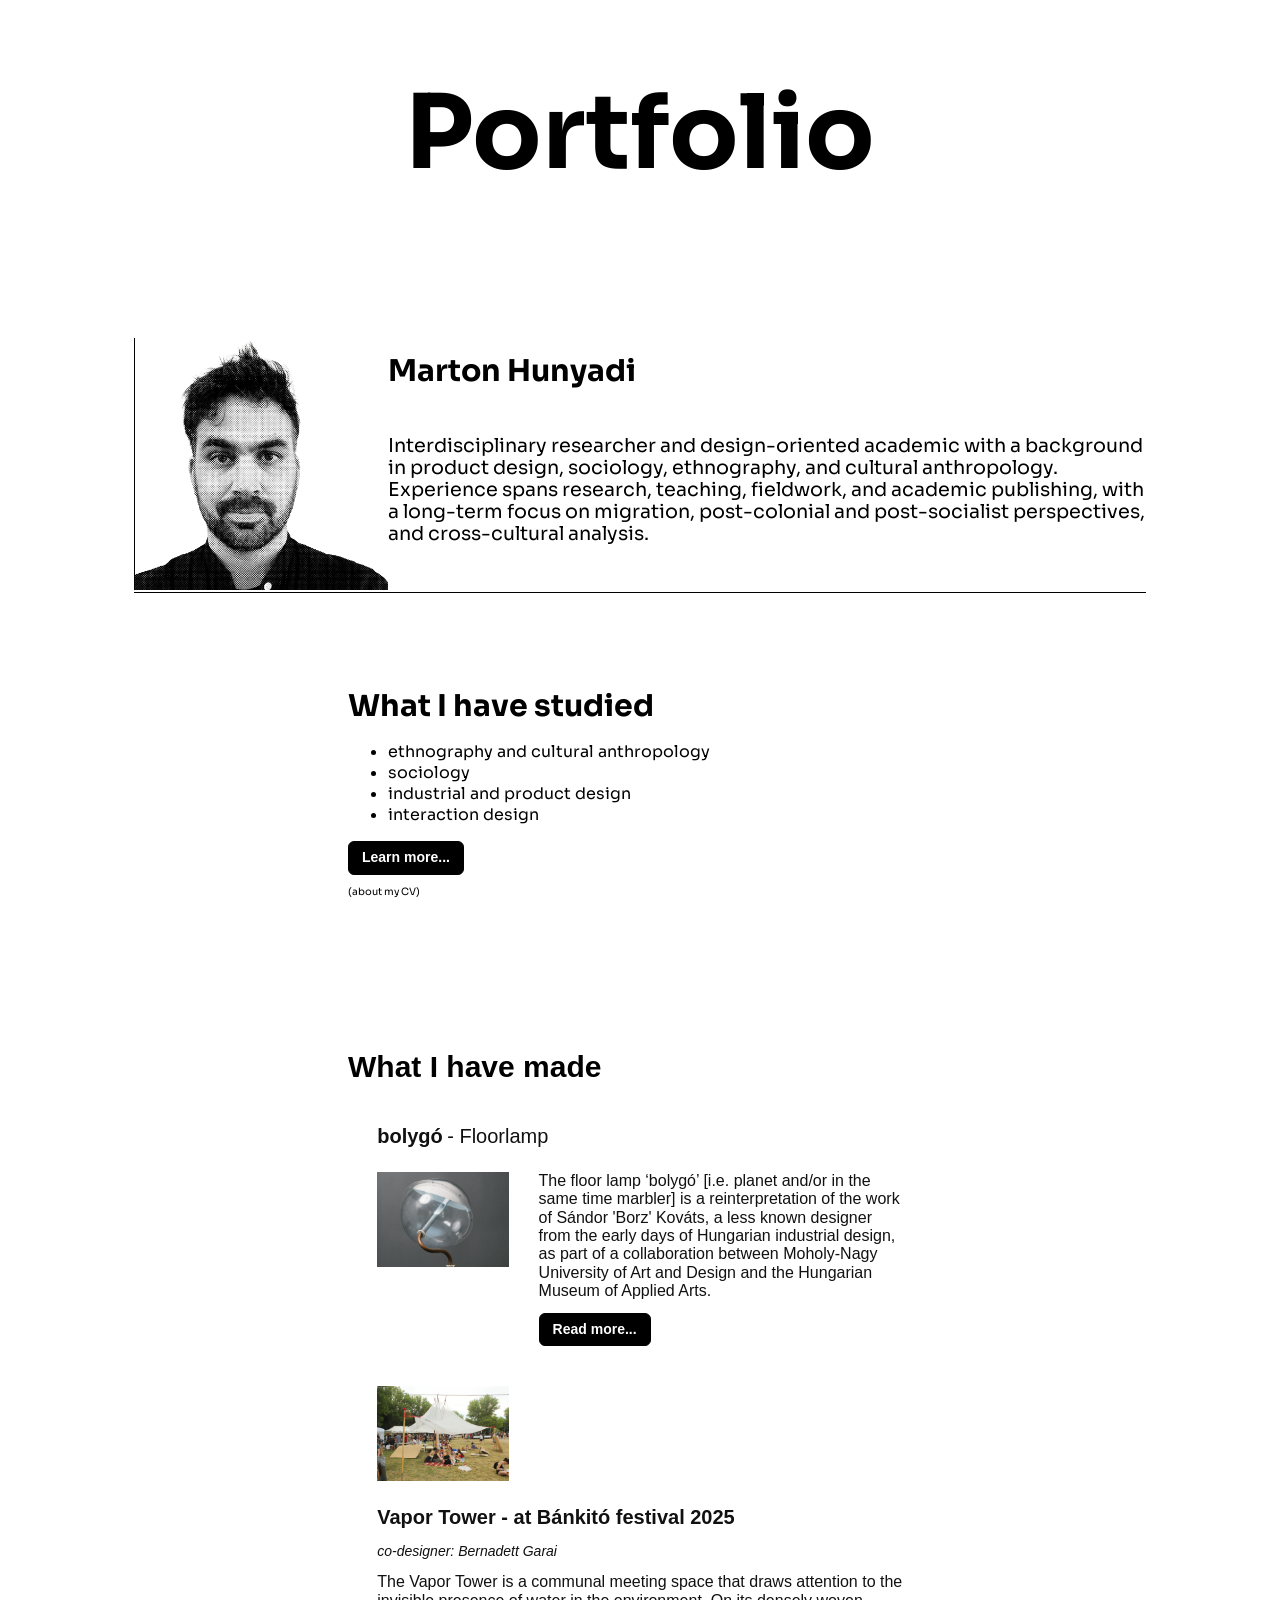
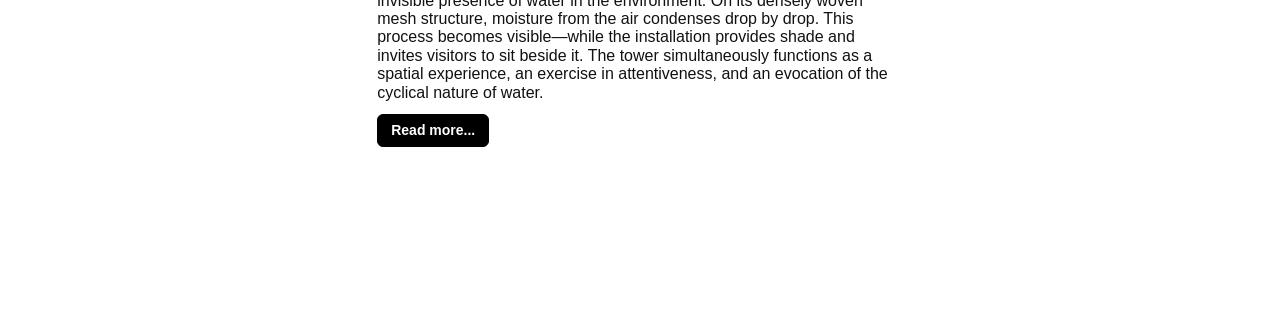
<file: index.html>
<!doctype html>
<html lang="en">
  <head>
    <meta charset="UTF-8" />
    <meta name="viewport" content="width=device-width, initial-scale=1.0" />
    <title>Hunyadi's Portfolio</title>
    <link rel="stylesheet" href="style.css" />
  </head>
  <body>
    <h1>Portfolio</h1>
    <div class="bemutatkozas">
      <img
        id="Profil_pic"
        src="hunyadi_profil_2025_halfton_dot_no_Bg.png"
        alt="Marton Hunyadi portréja"
      />

      <div class="bemutatkozo-szoveg">
        <h2>Marton Hunyadi</h2>

        <p>
          Interdisciplinary researcher and design-oriented academic with a
          background in product design, sociology, ethnography, and cultural
          anthropology.
          <br />
          Experience spans research, teaching, fieldwork, and academic
          publishing, with a long-term focus on migration, post-colonial and
          post-socialist perspectives, and cross-cultural analysis.
        </p>
      </div>
    </div>

    <div class="study_box">
      <h2>What I have studied</h2>
      <ul class="studies">
        <li>ethnography and cultural anthropology</li>
        <li>sociology</li>
        <li>industrial and product design</li>
        <li>interaction design</li>
      </ul>
      <a class="CV__button" href="cv.html"> Learn more...</a>
      <p id="cv">(about my CV)</p>
    </div>

    <div class="projects">
      <h2>What I have made</h2>

      <article class="project-card">
        <div>
          <h2 class="project-card__title">bolygó</h2>
          <h3>- Floorlamp</h3>
        </div>

        <div class="project-card__row">
          <img
            class="project-card__image"
            id="bolygo_pic"
            src="bolygo_1.jpg"
            alt="A bolygo floorlamp"
            loading="lazy"
          />

          <div class="project-card__content">
            <p class="project-card__description">
              The floor lamp ‘bolygó’ [i.e. planet and/or in the same time
              marbler] is a reinterpretation of the work of Sándor 'Borz'
              Kováts, a less known designer from the early days of Hungarian
              industrial design, as part of a collaboration between Moholy-Nagy
              University of Art and Design and the Hungarian Museum of Applied
              Arts.
            </p>

            <a class="project-card__button" href="bolygo.html">
              Read more...
            </a>
          </div>
        </div>
      </article>

      <article class="project-card">
        <img
          class="project-card__image"
          id="warka_tower_pic"
          src="warka_1.png"
          alt="A bolygo floorlamp"
          loading="lazy"
        />

        <div class="project-card__content">
          <h2 class="project-card__title">
            Vapor Tower - at Bánkitó festival 2025
          </h2>
          <h4>co-designer: Bernadett Garai</h4>

          <p class="project-card__description">
            The Vapor Tower is a communal meeting space that draws attention to
            the invisible presence of water in the environment. On its densely
            woven mesh structure, moisture from the air condenses drop by drop.
            This process becomes visible—while the installation provides shade
            and invites visitors to sit beside it. The tower simultaneously
            functions as a spatial experience, an exercise in attentiveness, and
            an evocation of the cyclical nature of water.
          </p>

          <a class="project-card__button" href="vapor_tower.html">
            Read more...
          </a>
        </div>
      </article>
    </div>
    <script></script>
  </body>
</html>
</file>
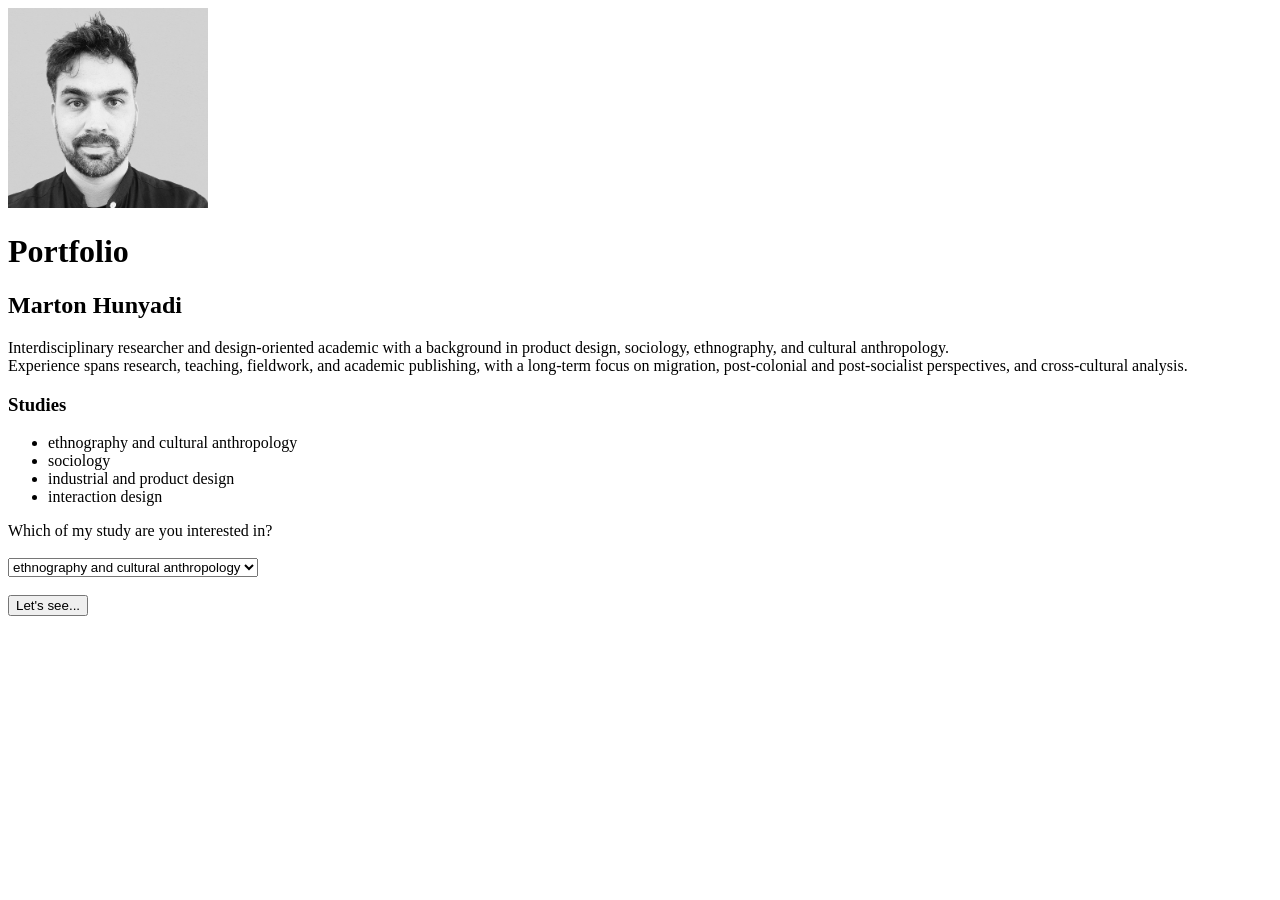
<file: portfolio_1.html>
<!DOCTYPE html>
<html lang="en">
<head>
    <meta charset="UTF-8">
    <meta name="viewport" content="width=device-width, initial-scale=1.0">
    <title>Hunyadi's Portfolio</title>
</head>
<body>
    <img src="hunyadi_profil_2025_1.png" alt="Profil picture" class="rounded" width="200" height="200" > 
    <h1>Portfolio</h1>
    <h2>Marton Hunyadi</h2>
    <p>Interdisciplinary researcher and design-oriented academic with a background in product design, sociology, ethnography, and cultural anthropology.
        <br>Experience spans research, teaching, fieldwork, and academic publishing, with a long-term focus on migration, post-colonial and post-socialist perspectives, and cross-cultural analysis. 
    </p>
    <h3>Studies</h3>
    <ul>
        <li>ethnography and cultural anthropology</li>
        <li>sociology</li>
        <li>industrial and product design</li>
        <li>interaction design</li>
    </ul>
    <label for="">Which of my study are you interested in?
        <br><br>
        <select name="studies" id="">
            <option value="pte">ethnography and cultural anthropology      </option>
            <option value="corvinus">sociology</option>
            <option value="mome_1">industrial and product design</option>
            <option value="mome_2">interaction design</option>
        </select>
    </label>
    <br><br>
    <input type="submit" value="Let's see...">
</body>
</html>
</file>
<file: style.css>
@import url('https://fonts.googleapis.com/css2?family=Geist+Pixel&family=Sora:wght@100..800&family=Syne:wght@400..800&display=swap');
p{font-family: sora;}
.studies{background-color: #fff;}

h1{font-family: "Sora", sans-serif;
font-size: 640%;
font-weight: bold;
text-align: center;}



.bemutatkozas {
    display: flex;
    align-items: flex-start;
    gap: 0px;

    width: 80%;
    max-width: 1100px;
    margin: 140px auto 80px;

    border-bottom: 1px solid #000000;
}

#Profil_pic {
    display: block;
    width: 25%;
    height: auto;
    margin: 0;

    border-left: 1px solid #030303;
}

.bemutatkozo-szoveg {
    flex: 1;
    min-width: 0;
    padding: 14px 0 48px;
}

h2 {
    font-family: "Sora", sans-serif;
    margin: 0;
    font-size: 30px;
    font-weight: bold;
    text-align: left;
}

.bemutatkozo-szoveg p {
    margin: 6% 0 0;
    font-size: 120%;
    line-height: 1.14;
}

.study_box {
    font-family: "Sora", sans-serif; 

    align-items: flex-start;
    gap: 0px;
    margin: 0px 300px 80px;

    padding: 14px 40px 48px;
}

.study_box h3{
    font-size: 20px;
    font-weight: 400;
    line-height: 1.1;
    text-align: left;
}


.CV__button {
  display: inline-block;
  padding: 8px 13px;

  border: 1px solid #000;
  border-radius: 6px;

  background-color: #000;
  color: #fff;

  font-family: Arial, sans-serif;
  font-size: 14px;
  font-weight: 700;
  line-height: 1.1;
  text-decoration: none;
}

.CV__button:hover {
  background-color: #333;
}

.CV__button:focus-visible {
  outline: 3px solid #2563eb;
  outline-offset: 3px;
}

#cv {
  font-size: 10px;
}

.projects {
    font-family: "Sora", sans-serif; 
    align-items: flex-start;
    gap: 0px;
    margin: 0px 300px 80px;

    padding: 14px 40px 48px;
}

.projects h2{
    font-family: Arial, sans-serif;
    font-size: 30px;
}

.projects h3{
    font-size: 20px;
    font-weight: 400;
    text-align: left;
}

.projects h4{
    font-size: 14px;
    font-style: italic;
    font-weight: 400;
    line-height: 0.5;
    text-align: left;
}

.project-card,
.project-card * {
  box-sizing: border-box;
}

.project-card {
  display: flex;
  align-items: flex-start;
  gap: 24px;
flex-direction: column;
  width: 90%;
  max-width: 760px;
  margin: 40px auto;

  color: #111;
  font-family: Arial, sans-serif;
}

.project-card__image {
  display: block;
  flex: 0 0 calc((100% - 24px) / 2);

  width: calc((100% - 24px) / 2);
  aspect-ratio: 368 / 266;
  object-fit: cover;

  margin: 0;
  border: 0;
}

.project-card__row {
  display: flex;
  align-items: flex-start;
  gap: 30px;
}

.project-card__content {
  flex: 1;
  min-width: 0;
}

.project-card .project-card__title {
  margin: 0 0 12px;
  padding: 0;

  font-family: Arial, sans-serif;
  font-size: 20px;
  font-weight: 700;
  line-height: 1.2;
  text-align: left;
}


.project-card .project-card__description {
  margin: 0 0 12px;
  padding: 0;

  font-family: Arial, sans-serif;
  font-size: 16px;
  font-weight: 400;
  line-height: 1.15;
  text-align: left;
}

.project-card__button {
  display: inline-block;
  padding: 8px 13px;

  border: 1px solid #000;
  border-radius: 6px;

  background-color: #000;
  color: #fff;

  font-family: Arial, sans-serif;
  font-size: 14px;
  font-weight: 700;
  line-height: 1.1;
  text-decoration: none;
}

.project-card__button:hover {
  background-color: #333;
}

.project-card__button:focus-visible {
  outline: 3px solid #2563eb;
  outline-offset: 3px;
}


.project-card__image {
  flex: none;
  width: 100%;
}

.project-card__content {
  width: 100%;
}
.project-card h2, h3 {
  display: inline;
}


.button {
    border: 1px solid #030303;
}



#bolygo_pic {
  display: block;
  width: 25%;
  height: auto;
  aspect-ratio: 368 / 266;
  object-fit: cover;
  object-position: 50% 15%;
  margin: 0;
}

#warka_tower_pic {
  display: block;
  width: 25%;
  height: auto;
  aspect-ratio: 368 / 266;
  object-fit: cover;
  object-position: 50% 15%;
  margin: 0;
}

body {

}
</file>
